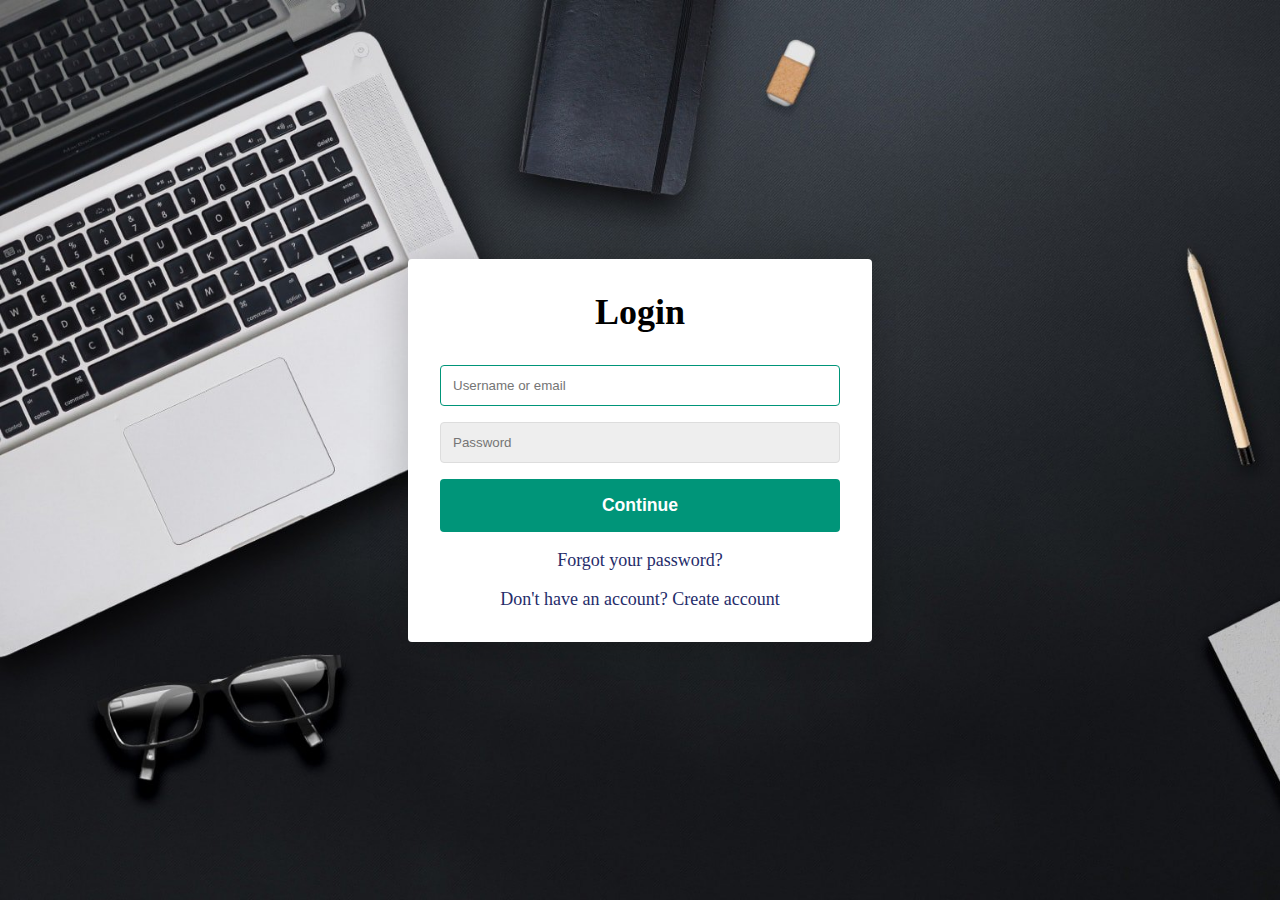
<file: LOGIN-SIGNUP/src/main/webapp/index.html>
<!DOCTYPE html>
<html lang="en">
<head>
<meta name="viewport" content="width=device-width, initial-scale=1.0">
<meta charset="utf-8">
<title>Login Form</title>
<link rel="shortcut icon" href="/assets/favicon.ico">
<link rel="stylesheet" href="./main.css">

</head>
<body>
	<div class="container">
		<form class="form" id="loginForm">
			<h1 class="form__title">Login</h1>
			<div class="form__message form__message--error"></div>
			<div class="form__input-group">
				<input type="text" class="form__input" autofocus
					placeholder="Username or email">
				<div class="form__input-error-message"></div>
			</div>
			<div class="form__input-group">
				<input type="password" class="form__input" autofocus
					placeholder="Password">
				<div class="form__input-error-message"></div>
			</div>
			<button class="form__button" type="submit">Continue</button>
			<p class="form__text">
				<a href="#" class="form__link">Forgot your password?</a>
			</p>
			<p class="form__text">
				<a class="form__link" href="signup.html">Don't have an account?
					Create account</a>
			</p>
		</form>
	</div>
	<script src="./main.js"></script>
</body>
</html>
</file>
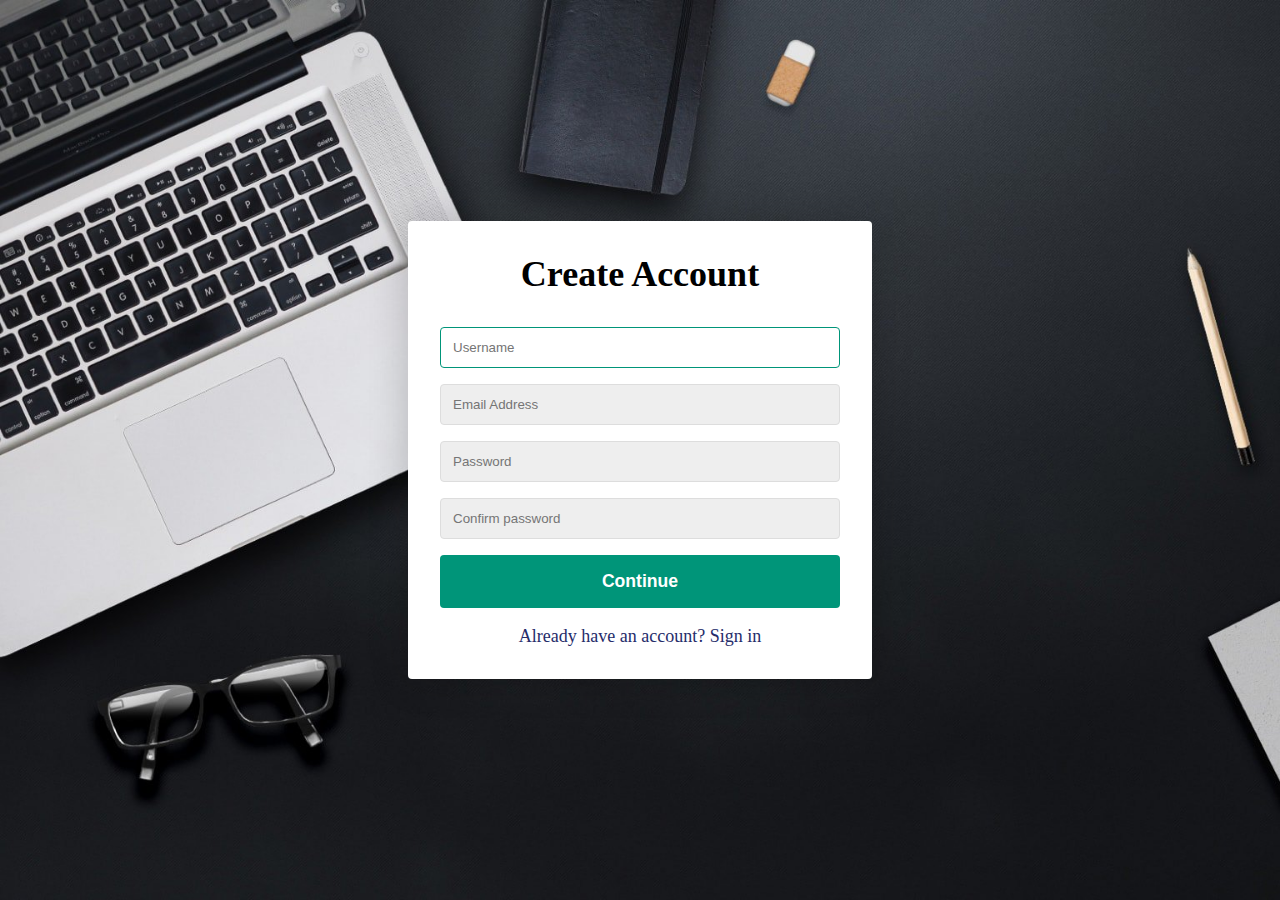
<file: LOGIN-SIGNUP/src/main/webapp/signup.html>
<!DOCTYPE html>
<html lang="en">
<head>
<meta name="viewport" content="width=device-width, initial-scale=1.0">
<meta charset="utf-8">
<title>Sign Up Form</title>
<link rel="shortcut icon" href="/assets/favicon.ico">
<link rel="stylesheet" href="./main.css">
</head>
<body>
	<div class="container">
		<form class="form" id="signupForm">
			<h1 class="form__title">Create Account</h1>
			<div class="form__message form__message--error"></div>
			<div class="form__input-group">
				<input type="text" id="signupUsername" class="form__input" autofocus
					placeholder="Username">
				<div class="form__input-error-message"></div>
			</div>
			<div class="form__input-group">
				<input type="text" class="form__input" autofocus
					placeholder="Email Address">
				<div class="form__input-error-message"></div>
			</div>
			<div class="form__input-group">
				<input type="password" class="form__input" autofocus
					placeholder="Password">
				<div class="form__input-error-message"></div>
			</div>
			<div class="form__input-group">
				<input type="password" class="form__input" autofocus
					placeholder="Confirm password">
				<div class="form__input-error-message"></div>
			</div>
			<button class="form__button" type="submit">Continue</button>
			<p class="form__text">
				<a class="form__link" href="index.html">Already have an account?
					Sign in</a>
			</p>
		</form>
	</div>
	<script src="./main.js"></script>
</body>
</html>
</file>
<file: LOGIN-SIGNUP/src/main/webapp/main.css>
@charset "ISO-8859-1";

body {
	--color-primary: #009579;
	--color-primary-dark: #007f67;
	--color-secondary: #252c6a;
	--color-error: #cc3333;
	--color-success: #4bb544;
	--border-radius: 4px;
	margin: 0;
	height: 100vh;
	display: flex;
	align-items: center;
	justify-content: center;
	font-size: 18px;
	background: url(./background.jpeg);
	background-size: cover;
}

.container {
	width: 400px;
	max-width: 400px;
	margin: 1rem;
	padding: 2rem;
	box-shadow: 0 0 40px rgba(0, 0, 0, 0.2);
	border-radius: var(--border-radius);
	background: #ffffff;
}

.form--hidden {
	display: none;
}

.form>*:first-child {
	margin-top: 0;
}

.form>*:last-child {
	margin-bottom: 0;
}

.form__title {
	margin-bottom: 2rem;
	text-align: center;
}

.form__message {
	text-align: center;
	margin-bottom: 1rem;
}

.form__message--success {
	color: var(--color-success);
}

.form__message--error {
	color: var(--color-error);
}

.form__input-group {
	margin-bottom: 1rem;
}

.form__input {
	display: block;
	width: 100%;
	padding: 0.75rem;
	box-sizing: border-box;
	border-radius: var(--border-radius);
	border: 1px solid #dddddd;
	outline: none;
	background: #eeeeee;
	transition: background 0.2s, border-color 0.2s;
}

.form__input:focus {
	border-color: var(--color-primary);
	background: #ffffff;
}

.form__input--error {
	color: var(--color-error);
	border-color: var(--color-error);
}

.form__input-error-message {
	margin-top: 0.5rem;
	font-size: 0.85rem;
	color: var(--color-error);
}

.form__button {
	width: 100%;
	padding: 1rem 2rem;
	font-weight: bold;
	font-size: 1.1rem;
	color: #ffffff;
	border: none;
	border-radius: var(--border-radius);
	outline: none;
	cursor: pointer;
	background: var(--color-primary);
}

.form__button:hover {
	background: var(--color-primary-dark);
}

.form__button:active {
	transform: scale(0.98);
}

.form__text {
	text-align: center;
}

.form__link {
	color: var(--color-secondary);
	text-decoration: none;
	cursor: pointer;
}

.form__link:hover {
	text-decoration: underline;
}
</file>
